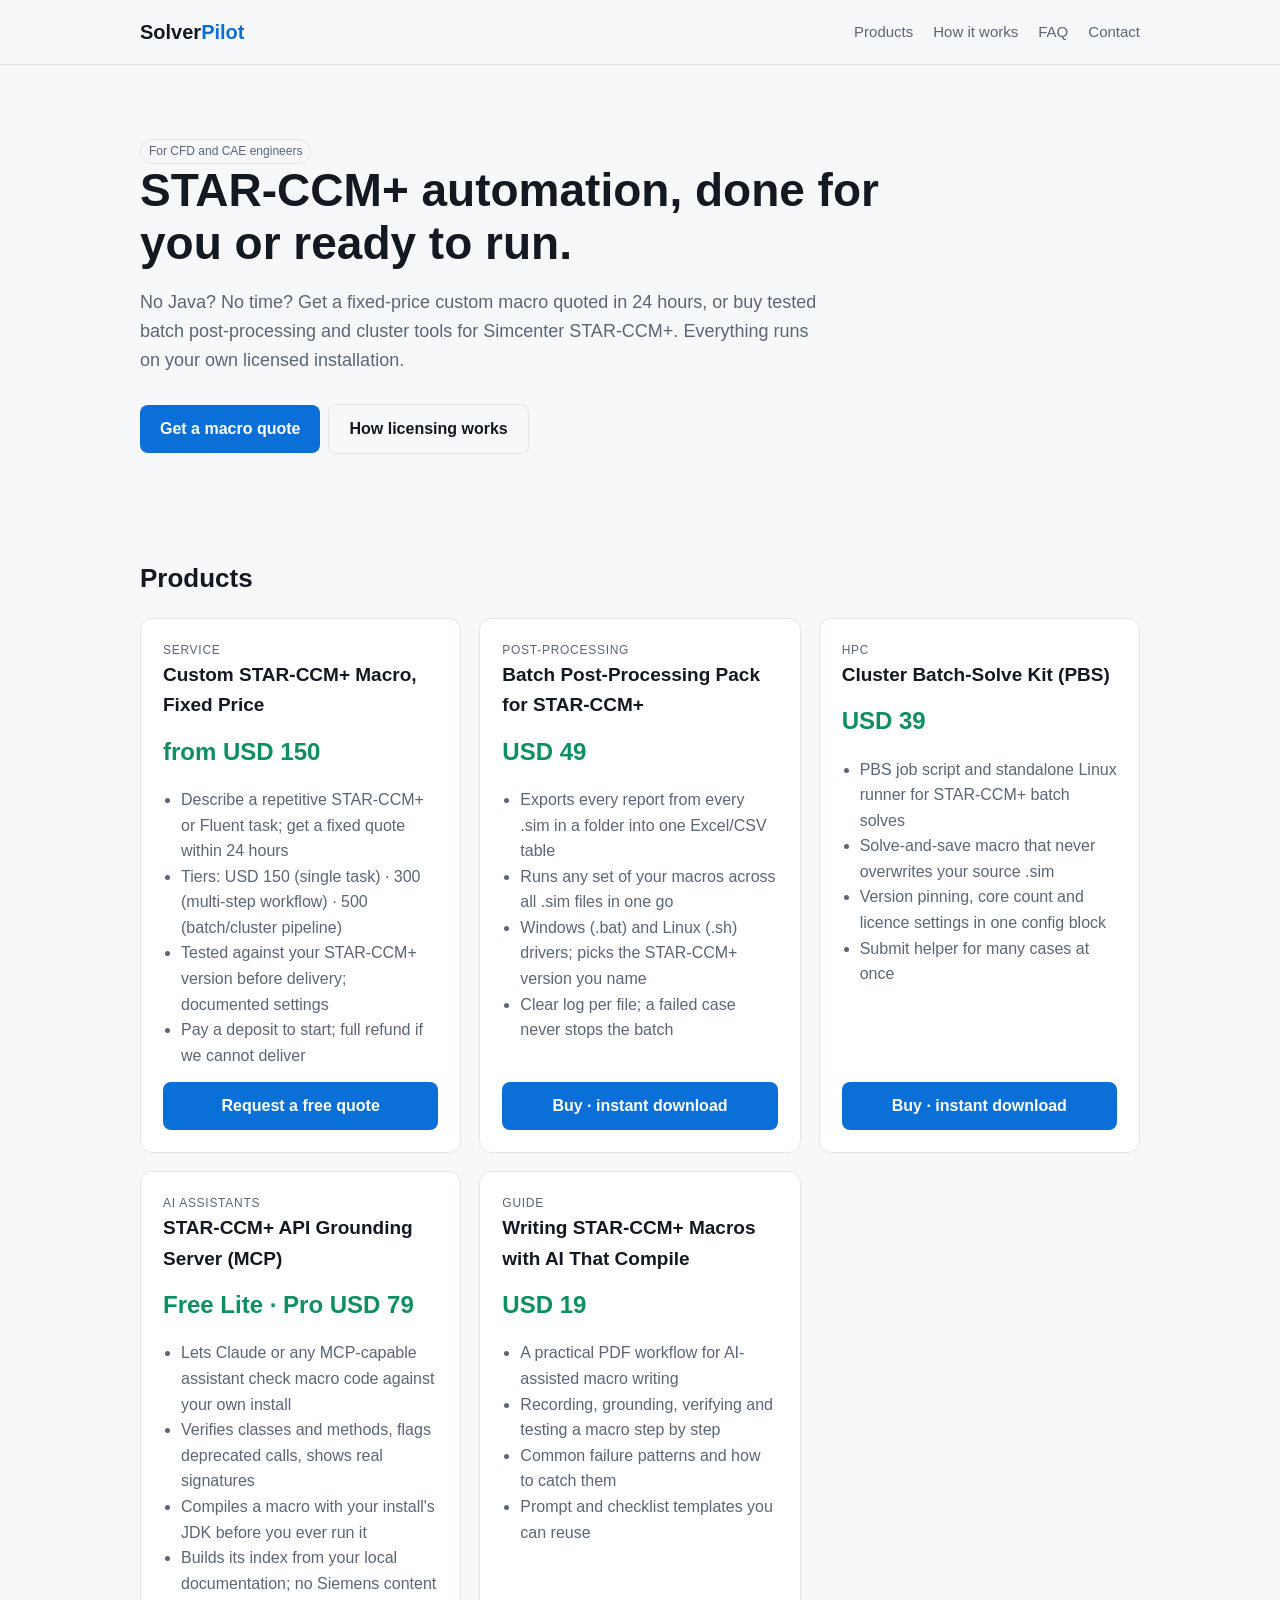
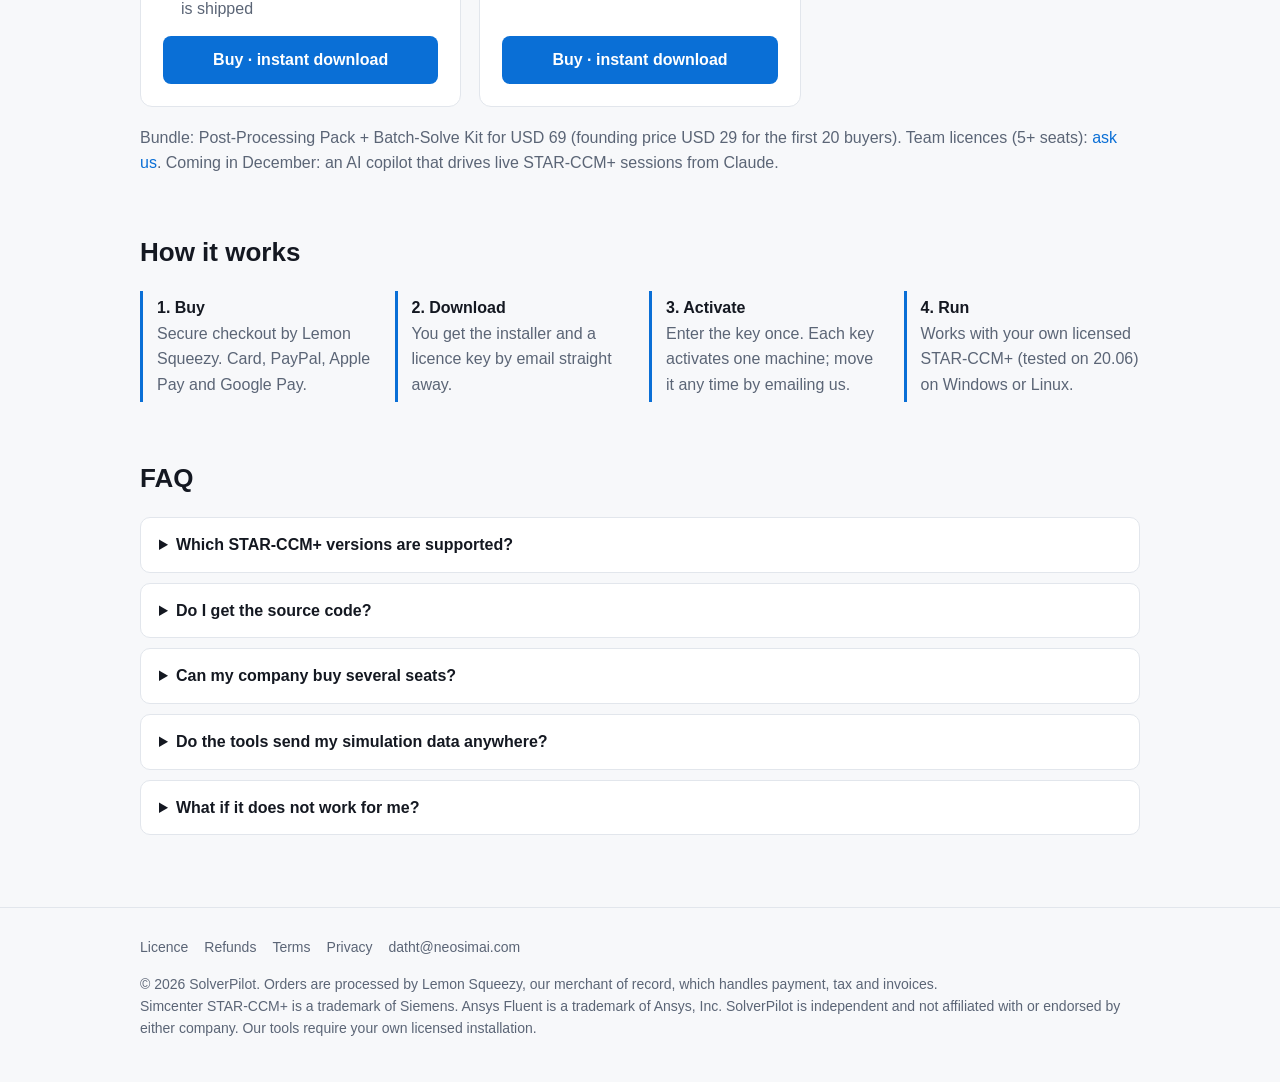
<file: index.html>
<!doctype html><html lang="en"><head><meta charset="utf-8">
<meta name="viewport" content="width=device-width,initial-scale=1">
<title>SolverPilot — Automation tools for STAR-CCM+ engineers</title><meta name="description" content="Licensed macros, cluster scripts and AI tooling for Simcenter STAR-CCM+.">
<link rel="stylesheet" href="style.css"></head><body>
<header><div class="wrap"><a class="logo" href="index.html">Solver<span>Pilot</span></a>
<nav><a href="index.html#products">Products</a><a href="index.html#how">How it works</a><a href="index.html#faq">FAQ</a><a href="mailto:datht@neosimai.com">Contact</a></nav></div></header>
<main class="wrap">
<section class="hero"><span class="badge">For CFD and CAE engineers</span>
<h1>STAR-CCM+ automation, done for you or ready to run.</h1>
<p>No Java? No time? Get a fixed-price custom macro quoted in 24 hours, or buy tested batch post-processing and cluster tools for Simcenter STAR-CCM+. Everything runs on your own licensed installation.</p>
<a class="btn" href="mailto:datht@neosimai.com?subject=Custom%20macro%20quote">Get a macro quote</a><a class="btn ghost" href="#how">How licensing works</a></section>

<h2 id="products">Products</h2><div class="grid"><div class="card"><span class="tag">Service</span><h3>Custom STAR-CCM+ Macro, Fixed Price</h3><div class="price">from USD 150</div>
<ul><li>Describe a repetitive STAR-CCM+ or Fluent task; get a fixed quote within 24 hours</li><li>Tiers: USD 150 (single task) · 300 (multi-step workflow) · 500 (batch/cluster pipeline)</li><li>Tested against your STAR-CCM+ version before delivery; documented settings</li><li>Pay a deposit to start; full refund if we cannot deliver</li></ul><a class="btn" href="mailto:datht@neosimai.com?subject=Custom%20macro%20quote">Request a free quote</a></div><div class="card"><span class="tag">Post-processing</span><h3>Batch Post-Processing Pack for STAR-CCM+</h3><div class="price">USD 49</div>
<ul><li>Exports every report from every .sim in a folder into one Excel/CSV table</li><li>Runs any set of your macros across all .sim files in one go</li><li>Windows (.bat) and Linux (.sh) drivers; picks the STAR-CCM+ version you name</li><li>Clear log per file; a failed case never stops the batch</li></ul><a class="btn" href="https://solverpilot.lemonsqueezy.com">Buy · instant download</a></div><div class="card"><span class="tag">HPC</span><h3>Cluster Batch-Solve Kit (PBS)</h3><div class="price">USD 39</div>
<ul><li>PBS job script and standalone Linux runner for STAR-CCM+ batch solves</li><li>Solve-and-save macro that never overwrites your source .sim</li><li>Version pinning, core count and licence settings in one config block</li><li>Submit helper for many cases at once</li></ul><a class="btn" href="https://solverpilot.lemonsqueezy.com">Buy · instant download</a></div><div class="card"><span class="tag">AI assistants</span><h3>STAR-CCM+ API Grounding Server (MCP)</h3><div class="price">Free Lite · Pro USD 79</div>
<ul><li>Lets Claude or any MCP-capable assistant check macro code against your own install</li><li>Verifies classes and methods, flags deprecated calls, shows real signatures</li><li>Compiles a macro with your install's JDK before you ever run it</li><li>Builds its index from your local documentation; no Siemens content is shipped</li></ul><a class="btn" href="https://solverpilot.lemonsqueezy.com">Buy · instant download</a></div><div class="card"><span class="tag">Guide</span><h3>Writing STAR-CCM+ Macros with AI That Compile</h3><div class="price">USD 19</div>
<ul><li>A practical PDF workflow for AI-assisted macro writing</li><li>Recording, grounding, verifying and testing a macro step by step</li><li>Common failure patterns and how to catch them</li><li>Prompt and checklist templates you can reuse</li></ul><a class="btn" href="https://solverpilot.lemonsqueezy.com">Buy · instant download</a></div></div>
<p style="color:var(--mute);margin-top:18px">Bundle: Post-Processing Pack + Batch-Solve Kit for USD 69 (founding price USD 29 for the first 20 buyers). Team licences (5+ seats):
<a href="mailto:datht@neosimai.com">ask us</a>. Coming in December: an AI copilot that drives live STAR-CCM+ sessions from Claude.</p>

<h2 id="how">How it works</h2><div class="steps">
<div><b>1. Buy</b>Secure checkout by Lemon Squeezy. Card, PayPal, Apple Pay and Google Pay.</div>
<div><b>2. Download</b>You get the installer and a licence key by email straight away.</div>
<div><b>3. Activate</b>Enter the key once. Each key activates one machine; move it any time by emailing us.</div>
<div><b>4. Run</b>Works with your own licensed STAR-CCM+ (tested on 20.06) on Windows or Linux.</div></div>

<h2 id="faq">FAQ</h2>
<details><summary>Which STAR-CCM+ versions are supported?</summary><p>Tested on Simcenter STAR-CCM+ 20.06 on Windows 11; Linux drivers are provided for PBS clusters. Recent earlier releases usually work; if a tool does not work on your setup, you get a refund.</p></details>
<details><summary>Do I get the source code?</summary><p>No. Tools are delivered as compiled, licensed builds. You configure them through documented settings files and command-line options.</p></details>
<details><summary>Can my company buy several seats?</summary><p>Yes. Each seat is one licence key. Email us for team pricing and invoices.</p></details>
<details><summary>Do the tools send my simulation data anywhere?</summary><p>No. Everything runs on your machine or cluster. The only network call is a short licence check that sends your key and an anonymous machine ID.</p></details>
<details><summary>What if it does not work for me?</summary><p>Email us within 14 days for a full refund. See the <a href="refund.html">refund policy</a>.</p></details>
</main><footer><div class="wrap">
<a href="license.html">Licence</a><a href="refund.html">Refunds</a><a href="terms.html">Terms</a><a href="privacy.html">Privacy</a><a href="mailto:datht@neosimai.com">datht@neosimai.com</a>
<p>© 2026 SolverPilot. Orders are processed by Lemon Squeezy, our merchant of record, which handles payment, tax and invoices.<br>
Simcenter STAR-CCM+ is a trademark of Siemens. Ansys Fluent is a trademark of Ansys, Inc. SolverPilot is independent and not affiliated with or endorsed by either company. Our tools require your own licensed installation.</p>
</div></footer></body></html>
</file>
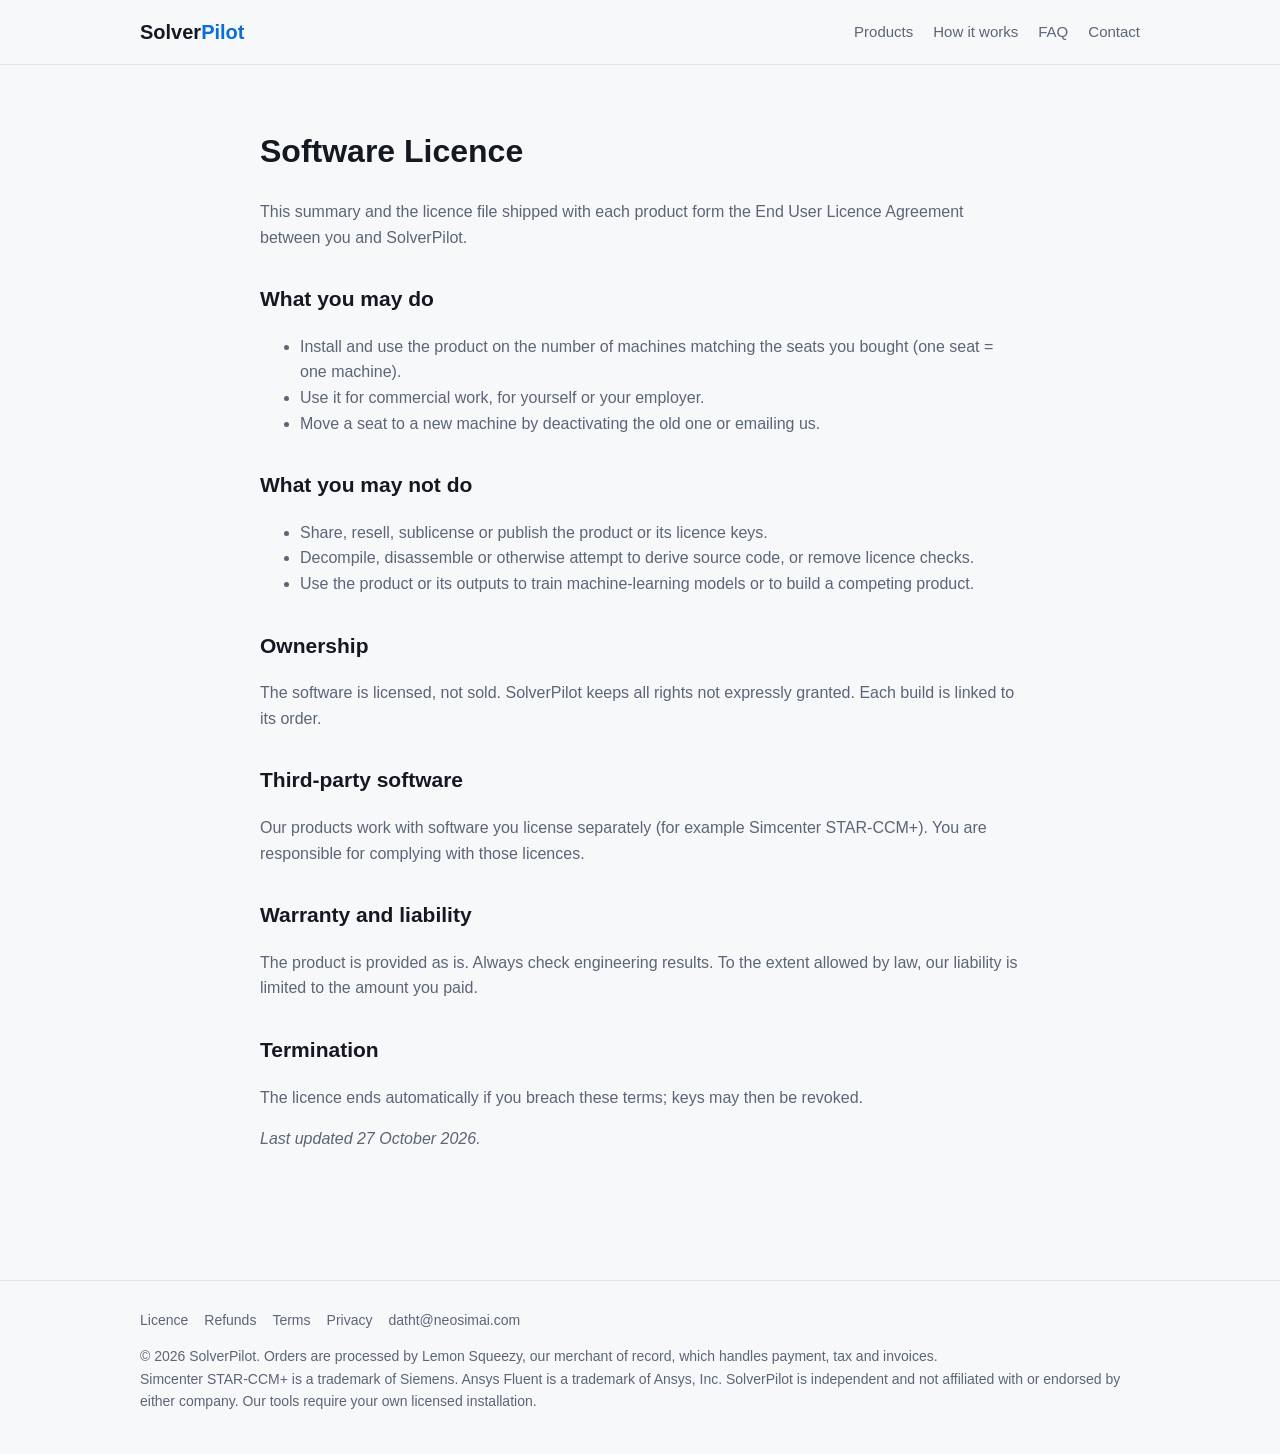
<file: license.html>
<!doctype html><html lang="en"><head><meta charset="utf-8">
<meta name="viewport" content="width=device-width,initial-scale=1">
<title>Software Licence — SolverPilot</title><meta name="description" content="Software Licence">
<link rel="stylesheet" href="style.css"></head><body>
<header><div class="wrap"><a class="logo" href="index.html">Solver<span>Pilot</span></a>
<nav><a href="index.html#products">Products</a><a href="index.html#how">How it works</a><a href="index.html#faq">FAQ</a><a href="mailto:datht@neosimai.com">Contact</a></nav></div></header>
<main class="wrap doc"><h1>Software Licence</h1>
<p>This summary and the licence file shipped with each product form the End User Licence Agreement between you and SolverPilot.</p>
<h2>What you may do</h2><ul><li>Install and use the product on the number of machines matching the seats you bought (one seat = one machine).</li>
<li>Use it for commercial work, for yourself or your employer.</li><li>Move a seat to a new machine by deactivating the old one or emailing us.</li></ul>
<h2>What you may not do</h2><ul><li>Share, resell, sublicense or publish the product or its licence keys.</li>
<li>Decompile, disassemble or otherwise attempt to derive source code, or remove licence checks.</li>
<li>Use the product or its outputs to train machine-learning models or to build a competing product.</li></ul>
<h2>Ownership</h2><p>The software is licensed, not sold. SolverPilot keeps all rights not expressly granted. Each build is linked to its order.</p>
<h2>Third-party software</h2><p>Our products work with software you license separately (for example Simcenter STAR-CCM+). You are responsible for complying with those licences.</p>
<h2>Warranty and liability</h2><p>The product is provided as is. Always check engineering results. To the extent allowed by law, our liability is limited to the amount you paid.</p>
<h2>Termination</h2><p>The licence ends automatically if you breach these terms; keys may then be revoked.</p><p><em>Last updated 27 October 2026.</em></p></main><footer><div class="wrap">
<a href="license.html">Licence</a><a href="refund.html">Refunds</a><a href="terms.html">Terms</a><a href="privacy.html">Privacy</a><a href="mailto:datht@neosimai.com">datht@neosimai.com</a>
<p>© 2026 SolverPilot. Orders are processed by Lemon Squeezy, our merchant of record, which handles payment, tax and invoices.<br>
Simcenter STAR-CCM+ is a trademark of Siemens. Ansys Fluent is a trademark of Ansys, Inc. SolverPilot is independent and not affiliated with or endorsed by either company. Our tools require your own licensed installation.</p>
</div></footer></body></html>
</file>
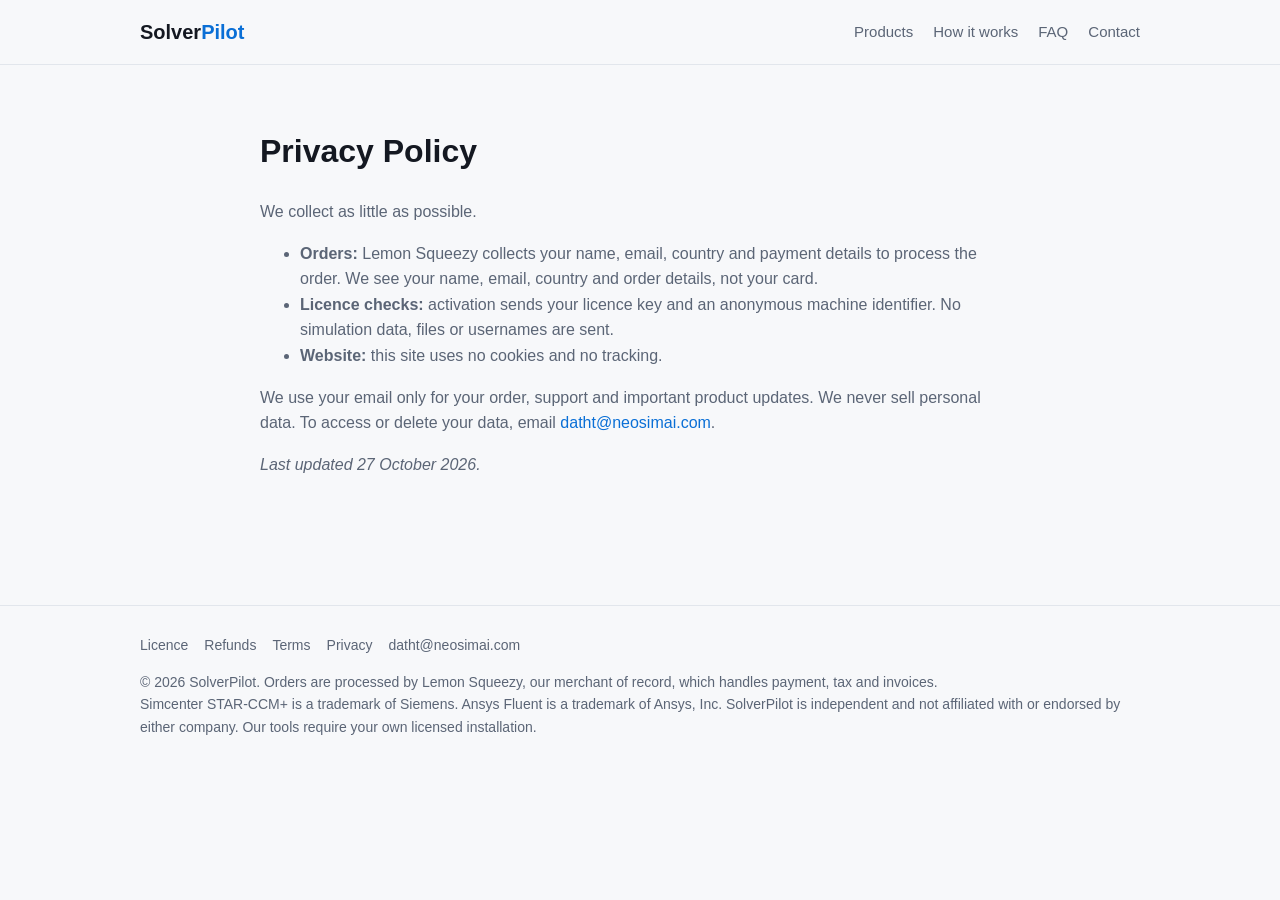
<file: privacy.html>
<!doctype html><html lang="en"><head><meta charset="utf-8">
<meta name="viewport" content="width=device-width,initial-scale=1">
<title>Privacy Policy — SolverPilot</title><meta name="description" content="Privacy Policy">
<link rel="stylesheet" href="style.css"></head><body>
<header><div class="wrap"><a class="logo" href="index.html">Solver<span>Pilot</span></a>
<nav><a href="index.html#products">Products</a><a href="index.html#how">How it works</a><a href="index.html#faq">FAQ</a><a href="mailto:datht@neosimai.com">Contact</a></nav></div></header>
<main class="wrap doc"><h1>Privacy Policy</h1>
<p>We collect as little as possible.</p><ul>
<li><b>Orders:</b> Lemon Squeezy collects your name, email, country and payment details to process the order. We see your name, email, country and order details, not your card.</li>
<li><b>Licence checks:</b> activation sends your licence key and an anonymous machine identifier. No simulation data, files or usernames are sent.</li>
<li><b>Website:</b> this site uses no cookies and no tracking.</li></ul>
<p>We use your email only for your order, support and important product updates. We never sell personal data. To access or delete your data, email <a href="mailto:datht@neosimai.com">datht@neosimai.com</a>.</p><p><em>Last updated 27 October 2026.</em></p></main><footer><div class="wrap">
<a href="license.html">Licence</a><a href="refund.html">Refunds</a><a href="terms.html">Terms</a><a href="privacy.html">Privacy</a><a href="mailto:datht@neosimai.com">datht@neosimai.com</a>
<p>© 2026 SolverPilot. Orders are processed by Lemon Squeezy, our merchant of record, which handles payment, tax and invoices.<br>
Simcenter STAR-CCM+ is a trademark of Siemens. Ansys Fluent is a trademark of Ansys, Inc. SolverPilot is independent and not affiliated with or endorsed by either company. Our tools require your own licensed installation.</p>
</div></footer></body></html>
</file>
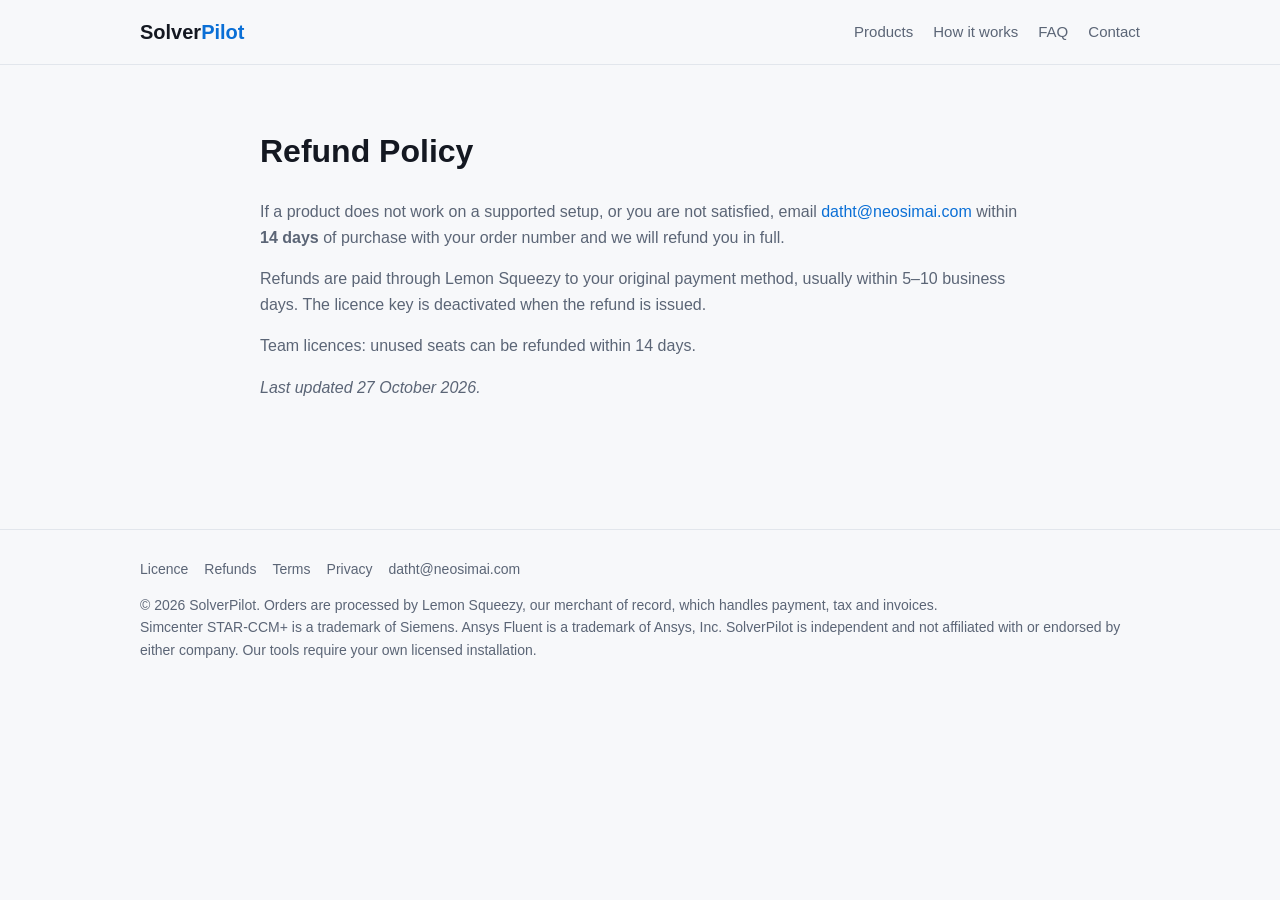
<file: refund.html>
<!doctype html><html lang="en"><head><meta charset="utf-8">
<meta name="viewport" content="width=device-width,initial-scale=1">
<title>Refund Policy — SolverPilot</title><meta name="description" content="Refund Policy">
<link rel="stylesheet" href="style.css"></head><body>
<header><div class="wrap"><a class="logo" href="index.html">Solver<span>Pilot</span></a>
<nav><a href="index.html#products">Products</a><a href="index.html#how">How it works</a><a href="index.html#faq">FAQ</a><a href="mailto:datht@neosimai.com">Contact</a></nav></div></header>
<main class="wrap doc"><h1>Refund Policy</h1>
<p>If a product does not work on a supported setup, or you are not satisfied, email <a href="mailto:datht@neosimai.com">datht@neosimai.com</a> within <b>14 days</b> of purchase with your order number and we will refund you in full.</p>
<p>Refunds are paid through Lemon Squeezy to your original payment method, usually within 5–10 business days. The licence key is deactivated when the refund is issued.</p>
<p>Team licences: unused seats can be refunded within 14 days.</p><p><em>Last updated 27 October 2026.</em></p></main><footer><div class="wrap">
<a href="license.html">Licence</a><a href="refund.html">Refunds</a><a href="terms.html">Terms</a><a href="privacy.html">Privacy</a><a href="mailto:datht@neosimai.com">datht@neosimai.com</a>
<p>© 2026 SolverPilot. Orders are processed by Lemon Squeezy, our merchant of record, which handles payment, tax and invoices.<br>
Simcenter STAR-CCM+ is a trademark of Siemens. Ansys Fluent is a trademark of Ansys, Inc. SolverPilot is independent and not affiliated with or endorsed by either company. Our tools require your own licensed installation.</p>
</div></footer></body></html>
</file>
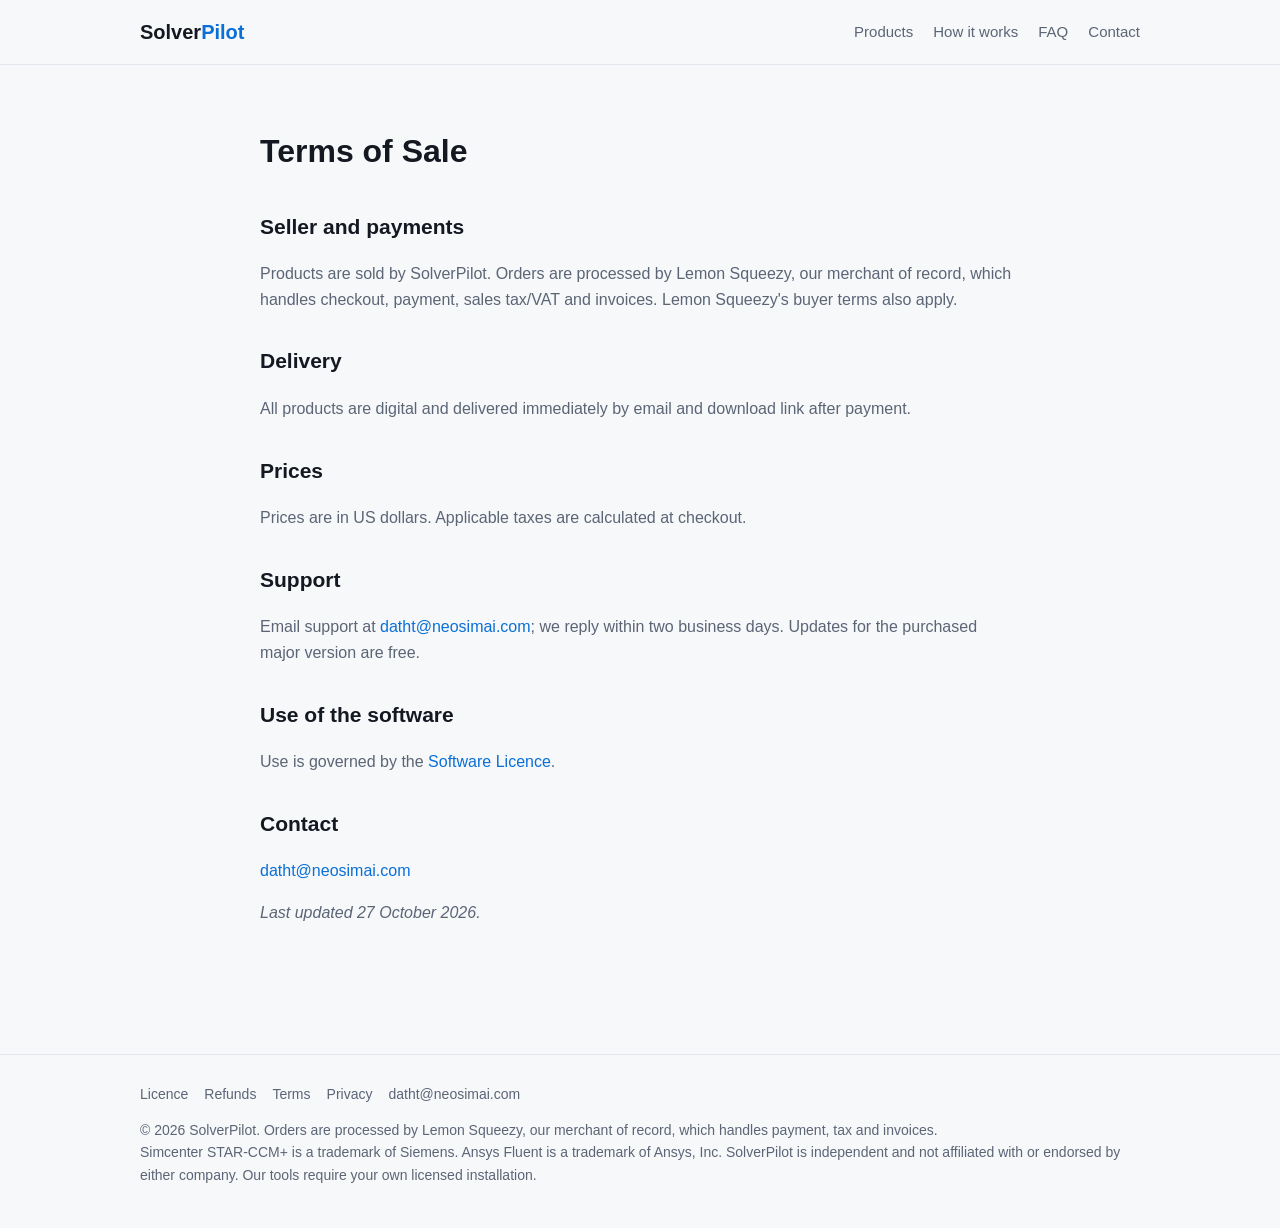
<file: terms.html>
<!doctype html><html lang="en"><head><meta charset="utf-8">
<meta name="viewport" content="width=device-width,initial-scale=1">
<title>Terms of Sale — SolverPilot</title><meta name="description" content="Terms of Sale">
<link rel="stylesheet" href="style.css"></head><body>
<header><div class="wrap"><a class="logo" href="index.html">Solver<span>Pilot</span></a>
<nav><a href="index.html#products">Products</a><a href="index.html#how">How it works</a><a href="index.html#faq">FAQ</a><a href="mailto:datht@neosimai.com">Contact</a></nav></div></header>
<main class="wrap doc"><h1>Terms of Sale</h1>
<h2>Seller and payments</h2><p>Products are sold by SolverPilot. Orders are processed by Lemon Squeezy, our merchant of record, which handles checkout, payment, sales tax/VAT and invoices. Lemon Squeezy's buyer terms also apply.</p>
<h2>Delivery</h2><p>All products are digital and delivered immediately by email and download link after payment.</p>
<h2>Prices</h2><p>Prices are in US dollars. Applicable taxes are calculated at checkout.</p>
<h2>Support</h2><p>Email support at <a href="mailto:datht@neosimai.com">datht@neosimai.com</a>; we reply within two business days. Updates for the purchased major version are free.</p>
<h2>Use of the software</h2><p>Use is governed by the <a href="license.html">Software Licence</a>.</p>
<h2>Contact</h2><p><a href="mailto:datht@neosimai.com">datht@neosimai.com</a></p><p><em>Last updated 27 October 2026.</em></p></main><footer><div class="wrap">
<a href="license.html">Licence</a><a href="refund.html">Refunds</a><a href="terms.html">Terms</a><a href="privacy.html">Privacy</a><a href="mailto:datht@neosimai.com">datht@neosimai.com</a>
<p>© 2026 SolverPilot. Orders are processed by Lemon Squeezy, our merchant of record, which handles payment, tax and invoices.<br>
Simcenter STAR-CCM+ is a trademark of Siemens. Ansys Fluent is a trademark of Ansys, Inc. SolverPilot is independent and not affiliated with or endorsed by either company. Our tools require your own licensed installation.</p>
</div></footer></body></html>
</file>
<file: style.css>
:root{--bg:#0e1117;--panel:#161b24;--line:#263041;--text:#e6e9ef;--mute:#9aa4b5;--acc:#4fb3ff;--acc2:#7ee0b8}
@media (prefers-color-scheme: light){:root{--bg:#f7f8fa;--panel:#fff;--line:#e2e6ec;--text:#141821;--mute:#5b6576;--acc:#0a6fd6;--acc2:#0d8f63}}
*{box-sizing:border-box}body{margin:0;background:var(--bg);color:var(--text);font:16px/1.6 -apple-system,Segoe UI,Inter,Roboto,sans-serif}
a{color:var(--acc);text-decoration:none}a:hover{text-decoration:underline}
.wrap{max-width:1040px;margin:0 auto;padding:0 20px}
header{border-bottom:1px solid var(--line)}header .wrap{display:flex;align-items:center;justify-content:space-between;height:64px}
.logo{font-weight:700;font-size:20px;color:var(--text)}.logo span{color:var(--acc)}
nav a{margin-left:20px;color:var(--mute);font-size:15px}
.hero{padding:72px 0 48px}.hero h1{font-size:clamp(30px,5vw,46px);line-height:1.15;margin:0 0 16px;max-width:780px}
.hero p{color:var(--mute);font-size:18px;max-width:680px}
.btn{display:inline-block;background:var(--acc);color:#fff;padding:11px 20px;border-radius:8px;font-weight:600;margin-top:12px}
.btn.ghost{background:transparent;border:1px solid var(--line);color:var(--text);margin-left:8px}
h2{font-size:26px;margin:56px 0 18px}
.grid{display:grid;grid-template-columns:repeat(auto-fit,minmax(290px,1fr));gap:18px}
.card{background:var(--panel);border:1px solid var(--line);border-radius:12px;padding:22px;display:flex;flex-direction:column}
.card h3{margin:0 0 4px;font-size:19px}.price{font-size:24px;font-weight:700;color:var(--acc2);margin:8px 0}
.card ul{padding-left:18px;color:var(--mute);margin:8px 0 14px}.card .tag{font-size:12px;color:var(--mute);text-transform:uppercase;letter-spacing:.06em}
.card .btn{margin-top:auto;text-align:center}
.badge{display:inline-block;font-size:12px;padding:2px 8px;border-radius:99px;border:1px solid var(--line);color:var(--mute)}
.steps{display:grid;grid-template-columns:repeat(auto-fit,minmax(220px,1fr));gap:18px}
.steps div{border-left:3px solid var(--acc);padding:4px 0 4px 14px;color:var(--mute)}.steps b{color:var(--text);display:block}
details{background:var(--panel);border:1px solid var(--line);border-radius:10px;padding:14px 18px;margin-bottom:10px}summary{cursor:pointer;font-weight:600}
details p{color:var(--mute);margin:10px 0 0}
.doc{max-width:760px;padding:40px 0}.doc h1{font-size:32px}.doc h2{font-size:21px;margin-top:32px}.doc p,.doc li{color:var(--mute)}
footer{border-top:1px solid var(--line);margin-top:72px;padding:28px 0;color:var(--mute);font-size:14px}footer a{color:var(--mute);margin-right:16px}
@media(max-width:600px){nav a{margin-left:12px;font-size:14px}.btn.ghost{margin-left:0}}
</file>
